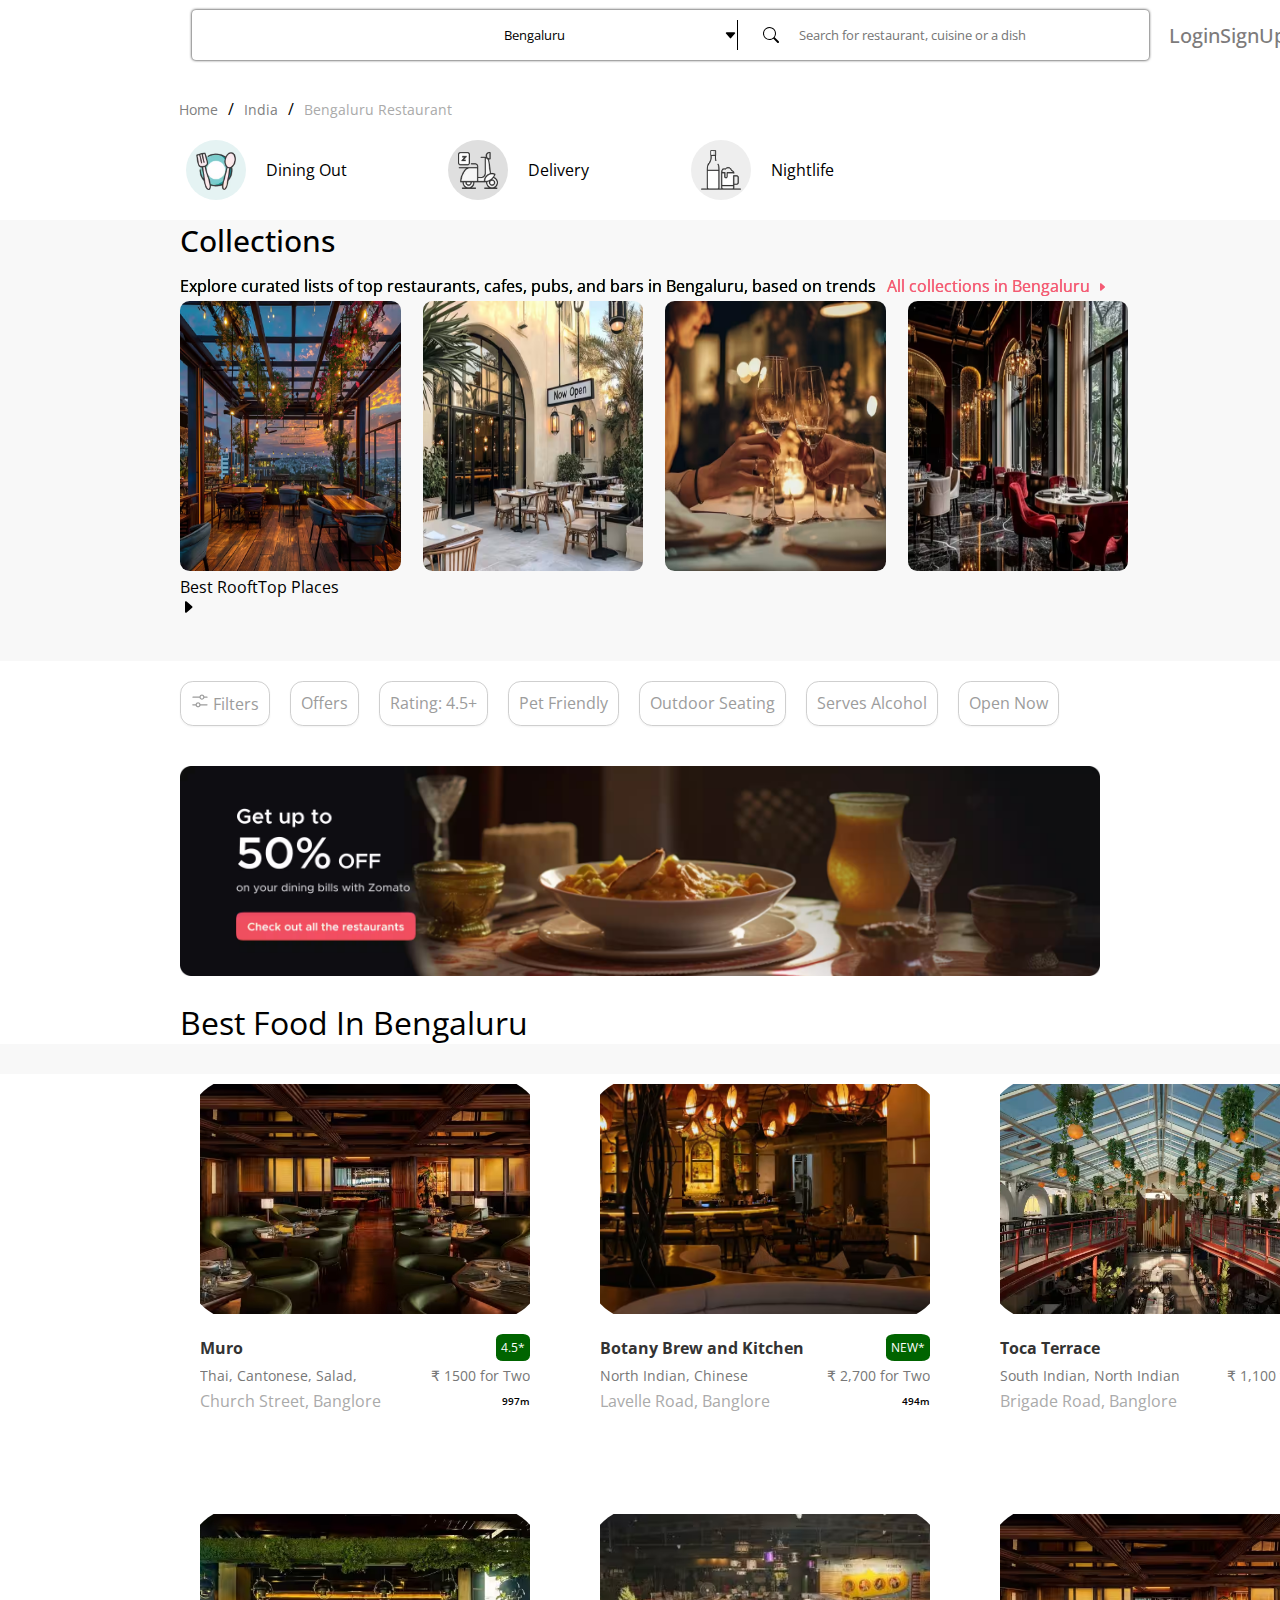
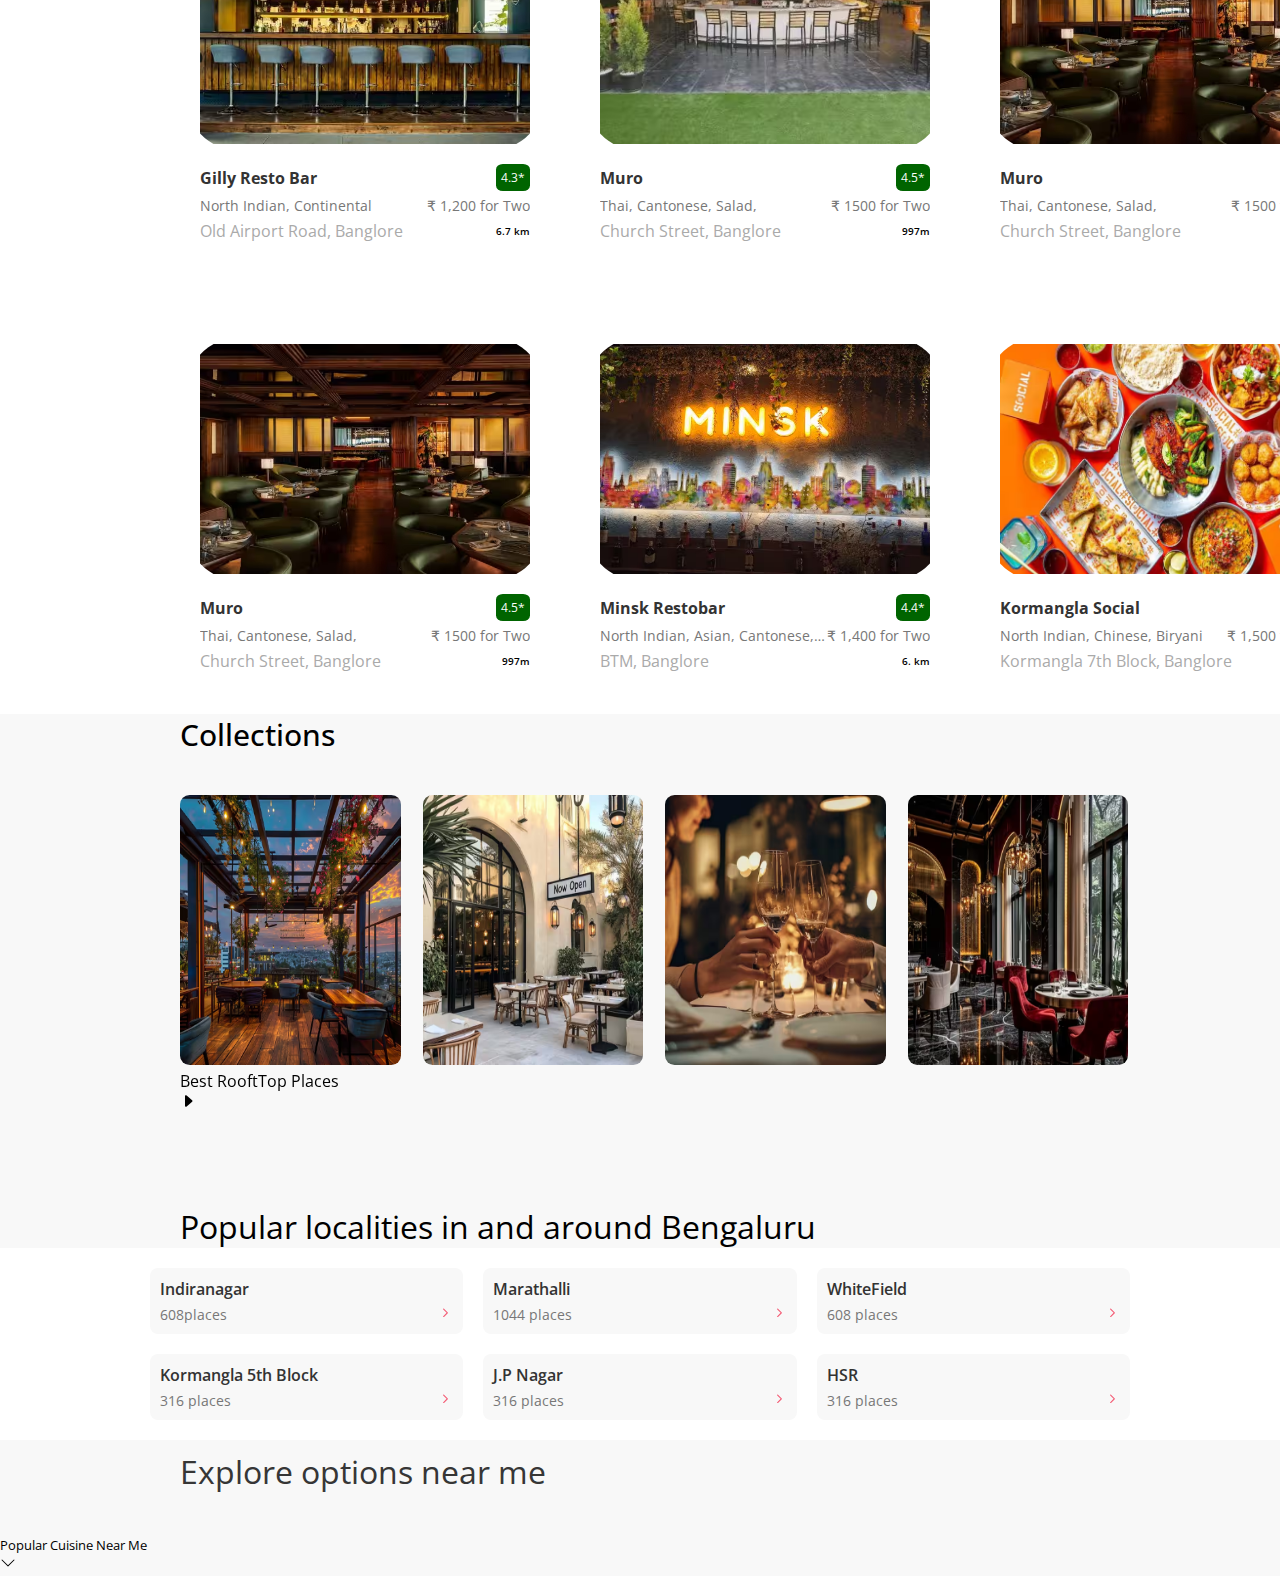
<file: index.html>
<!DOCTYPE html>
<html lang="en">
  <head>
    <meta charset="UTF-8" />
    <meta http-equiv="X-UA-Compatible" content="IE=edge" />
    <meta name="viewport" content="width=device-width, initial-scale=1.0" />
    <title>Zomato</title>
    <link rel="stylesheet" href="./css/style.css" />
  </head>
  <body>
    <header>
      <nav>
        <div id="logo-container">
          <span>
            <img src="./images/zomato.avif" alt="zomato" />
          </span>
        </div>
        <div id="search-container">
          <section id="location">
            <span>
              <svg
                id="loc"
                xmlns="http://www.w3.org/2000/svg"
                width="20"
                height="20"
                fill="currentColor"
                class="bi bi-geo-alt-fill"
                viewBox="0 0 16 16"
              >
                <path
                  d="M8 16s6-5.686 6-10A6 6 0 0 0 2 6c0 4.314 6 10 6 10m0-7a3 3 0 1 1 0-6 3 3 0 0 1 0 6"
                />
              </svg>
            </span>
            <span>
              <input type="text" value="Bengaluru" />
            </span>
            <span>
              <svg
                xmlns="http://www.w3.org/2000/svg"
                width="13"
                height="13"
                fill="currentColor"
                class="bi bi-caret-down-fill"
                viewBox="0 0 16 16"
              >
                <path
                  d="M7.247 11.14 2.451 5.658C1.885 5.013 2.345 4 3.204 4h9.592a1 1 0 0 1 .753 1.659l-4.796 5.48a1 1 0 0 1-1.506 0z"
                />
              </svg>
            </span>
          </section>
          <section id="input-box">
            <span id="search-icon">
              <svg
                xmlns="http://www.w3.org/2000/svg"
                width="16"
                height="16"
                fill="currentColor"
                class="bi bi-search"
                viewBox="0 0 16 16"
              >
                <path
                  d="M11.742 10.344a6.5 6.5 0 1 0-1.397 1.398h-.001q.044.06.098.115l3.85 3.85a1 1 0 0 0 1.415-1.414l-3.85-3.85a1 1 0 0 0-.115-.1zM12 6.5a5.5 5.5 0 1 1-11 0 5.5 5.5 0 0 1 11 0"
                />
              </svg>
            </span>
            <span id="inp-container">
              <input
                type="text"
                placeholder="Search for restaurant, cuisine or a dish"
              />
            </span>
          </section>
        </div>
        <div id="reg-container">
          <span>
            <a href="">Login</a>
          </span>
          <span>
            <a href="">SignUp</a>
          </span>
        </div>
      </nav>
    </header>
    <section id="navigate">
      <p id="para">
        <a href="#">Home</a>/ <a href="#">India</a>/
        <span>Bengaluru Restaurant</span>
      </p>
    </section>

    <section id="services">
      <article>
        <div id="dining">
          <span class="images"><img src="./images/Dining.avif" alt="" /></span>
          <span>Dining Out</span>
        </div>
        <div id="delivery">
          <span class="images"
            ><img src="./images/Delivery.webp" alt=""
          /></span>
          <span>Delivery</span>
        </div>
        <div id="nightlife">
          <span class="images"
            ><img src="./images/NightLife.webp" alt=""
          /></span>
          <span>Nightlife</span>
        </div>
      </article>
    </section>
    <h1 id="collection">Collections</h1>
    <section id="explore">
      <p>
        Explore curated lists of top restaurants, cafes, pubs, and bars in
        Bengaluru, based on trends
      </p>
      <span>
        All collections in Bengaluru
        <svg
          xmlns="http://www.w3.org/2000/svg"
          width="16"
          height="16"
          fill="currentColor"
          class="bi bi-caret-right-fill"
          viewBox="0 0 16 16"
        >
          <path
            d="m12.14 8.753-5.482 4.796c-.646.566-1.658.106-1.658-.753V3.204a1 1 0 0 1 1.659-.753l5.48 4.796a1 1 0 0 1 0 1.506z"
          />
        </svg>
      </span>
    </section>

    <section id="places">
      <span>
        <img src="./images/Best Rooftop.avif" alt="" />
        <p>Best RooftTop Places</p>
        <svg
          xmlns="http://www.w3.org/2000/svg"
          width="16"
          height="16"
          fill="currentColor"
          class="bi bi-caret-right-fill"
          viewBox="0 0 16 16"
        > <path
        d="m12.14 8.753-5.482 4.796c-.646.566-1.658.106-1.658-.753V3.204a1 1 0 0 1 1.659-.753l5.48 4.796a1 1 0 0 1 0 1.506z"
      />

      </span>

      <span>
        <img src="./images/Newly OPened.avif" alt="" />
      </span>

      <span>
        <img src="./images/Its a date.avif" alt="" />
      </span>

      <span>
        <img src="./images/Best luxury dining.avif" alt="" />
      </span>
    </section>

    <section id="filter">
      <div>
        <svg
          xmlns="http://www.w3.org/2000/svg"
          fill="#9C9C9C"
          width="18"
          height="18"
          viewBox="0 0 20 20"
          aria-labelledby="icon-svg-title- icon-svg-desc-"
          role="img"
          class="sc-rbbb40-0 iwHbVQ"
        >
          
          <path
            d="M2.14 6.42h7.26c0.353 1.207 1.45 2.074 2.75 2.074s2.397-0.867 2.745-2.054l0.005-0.020h2.96c0.343-0.059 0.6-0.355 0.6-0.71s-0.258-0.651-0.596-0.709l-0.004-0.001h-2.94c-0.341-1.226-1.447-2.11-2.76-2.11s-2.419 0.885-2.755 2.090l-0.005 0.020h-7.26c-0.343 0.059-0.6 0.355-0.6 0.71s0.257 0.651 0.596 0.709l0.004 0.001zM12.16 4.28c0.776 0.011 1.4 0.643 1.4 1.42 0 0.784-0.636 1.42-1.42 1.42-0.777 0-1.409-0.624-1.42-1.399l-0-0.001c-0-0.006-0-0.013-0-0.020 0-0.784 0.636-1.42 1.42-1.42 0.007 0 0.014 0 0.021 0l-0.001-0zM17.86 13.58h-7.24c-0.328-1.245-1.443-2.148-2.77-2.148s-2.442 0.903-2.766 2.128l-0.004 0.020h-2.94c-0.036-0.006-0.077-0.010-0.12-0.010-0.398 0-0.72 0.322-0.72 0.72s0.322 0.72 0.72 0.72c0.042 0 0.084-0.004 0.124-0.011l-0.004 0.001h2.96c0.353 1.207 1.45 2.074 2.75 2.074s2.397-0.867 2.745-2.054l0.005-0.020h7.26c0.343-0.059 0.6-0.355 0.6-0.71s-0.258-0.651-0.596-0.709l-0.004-0.001zM7.84 15.72c-0.776-0.011-1.4-0.643-1.4-1.42 0-0.784 0.636-1.42 1.42-1.42 0.777 0 1.409 0.624 1.42 1.399l0 0.001c0 0.006 0 0.013 0 0.020 0 0.784-0.636 1.42-1.42 1.42-0.007 0-0.014-0-0.021-0l0.001 0z"
          ></path>
        </svg>
        Filters
      </div>
      <div>Offers</div>
      <div>Rating: 4.5+</div>
      <div>Pet Friendly</div>
      <div>Outdoor Seating</div>
      <div>Serves Alcohol</div>
      <div>Open Now</div>
    </section>

    <!-- Offer -->
    <div id="offer">
      <img src="./images/offer.avif" alt="offer" />
    </div>

    <div id="best">
      <h1>Best Food In Bengaluru</h1>
    </div>

    <section id="hotels">
      <div class="card">
          <div class="photo">
              <img src="./images/2.avif" alt="Hotel Image">
          </div>
          <div class="details">
              <div class="top">
                  <span class="brand">Muro</span>
                  <span class="rating">4.5*</span>
              </div>
              <div class="food">
                <span class="dish">Thai, Cantonese, Salad,</span> 
                <span>₹ 1500 for Two</span>
              </div>
              <div class="address">Church Street, Banglore
                <span class="km">997m</span>
              </div>
          </div>
      </div>
     
      <div class="card">
        <div class="photo">
            <img src="./images/3.avif" alt="Hotel Image">
        </div>
        <div class="details">
            <div class="top">
                <span class="brand">Botany Brew and Kitchen</span>
                <span class="rating">NEW*</span>
            </div>
            <div class="food">
              <span class="dish">North Indian, Chinese</span> 
              <span>₹ 2,700 for Two</span>
            </div>
            <div class="address">Lavelle Road, Banglore
              <span class="km">494m</span>
            </div>
        </div>
    </div>
    
    <div class="card">
      <div class="photo">
          <img src="./images/4.avif" alt="Hotel Image">
      </div>
      <div class="details">
          <div class="top">
              <span class="brand">Toca Terrace</span>
              <span class="rating">4.1*</span>
          </div>
          <div class="food">
            <span class="dish">South Indian, North Indian</span> 
            <span>₹ 1,100 for Two</span>
          </div>
          <div class="address">Brigade Road, Banglore
            <span class="km">1.4 km</span>
          </div>
      </div>
  </div>

  <div class="card">
    <div class="photo">
        <img src="./images/5.avif" alt="Hotel Image">
    </div>
    <div class="details">
        <div class="top">
            <span class="brand">Gilly Resto Bar</span>
            <span class="rating">4.3*</span>
        </div>
        <div class="food">
          <span class="dish">North Indian, Continental</span> 
          <span>₹ 1,200 for Two</span>
        </div>
        <div class="address">Old Airport Road, Banglore
          <span class="km">6.7 km</span>
        </div>
    </div>
</div>

<div class="card">
  <div class="photo">
      <img src="./images/6.avif" alt="Hotel Image">
  </div>
  <div class="details">
      <div class="top">
          <span class="brand">Muro</span>
          <span class="rating">4.5*</span>
      </div>
      <div class="food">
        <span class="dish">Thai, Cantonese, Salad,</span> 
        <span>₹ 1500 for Two</span>
      </div>
      <div class="address">Church Street, Banglore
        <span class="km">997m</span>
      </div>
  </div>
</div>

<div class="card">
  <div class="photo">
      <img src="./images/2.avif" alt="Hotel Image">
  </div>
  <div class="details">
      <div class="top">
          <span class="brand">Muro</span>
          <span class="rating">4.5*</span>
      </div>
      <div class="food">
        <span class="dish">Thai, Cantonese, Salad,</span> 
        <span>₹ 1500 for Two</span>
      </div>
      <div class="address">Church Street, Banglore
        <span class="km">997m</span>
      </div>
  </div>
</div>

<div class="card">
  <div class="photo">
      <img src="./images/2.avif" alt="Hotel Image">
  </div>
  <div class="details">
      <div class="top">
          <span class="brand">Muro</span>
          <span class="rating">4.5*</span>
      </div>
      <div class="food">
        <span class="dish">Thai, Cantonese, Salad,</span> 
        <span>₹ 1500 for Two</span>
      </div>
      <div class="address">Church Street, Banglore
        <span class="km">997m</span>
      </div>
  </div>
</div>

<div class="card">
  <div class="photo">
      <img src="./images/minsk.avif" alt="Hotel Image">
  </div>
  <div class="details">
      <div class="top">
          <span class="brand">Minsk Restobar</span>
          <span class="rating">4.4*</span>
      </div>
      <div class="food">
        <span class="dish">North Indian, Asian, Cantonese, Salad,</span> 
        <span>₹ 1,400 for Two</span>
      </div>
      <div class="address">BTM, Banglore
        <span class="km">6. km</span>
      </div>
  </div>
</div>

<div class="card">
  <div class="photo">
      <img src="./images/kormangla.avif" alt="Hotel Image">
  </div>
  <div class="details">
      <div class="top">
          <span class="brand">Kormangla Social</span>
          <span class="rating">4.4*</span>
      </div>
      <div class="food">
        <span class="dish">North Indian, Chinese, Biryani</span> 
        <span>₹ 1,500 for Two</span>
      </div>
      <div class="address">Kormangla 7th Block, Banglore
        <span class="km">4.5 km</span>
      </div>
  </div>
</div>
  </section>
  
  <h1 id="collection">Collections</h1>
    <section id="explore">
      <p>
        Explore curated lists of top restaurants, cafes, pubs, and bars in
        Bengaluru, based on trends
      </p>
      <span>
        All collections in Bengaluru
        <svg
          xmlns="http://www.w3.org/2000/svg"
          width="16"
          height="16"
          fill="currentColor"
          class="bi bi-caret-right-fill"
          viewBox="0 0 16 16"
        >
          <path
            d="m12.14 8.753-5.482 4.796c-.646.566-1.658.106-1.658-.753V3.204a1 1 0 0 1 1.659-.753l5.48 4.796a1 1 0 0 1 0 1.506z"
          />
        </svg>
      </span>
    </section>

    <section id="places">
      <span>
        <img src="./images/Best Rooftop.avif" alt="" />
        <p>Best RooftTop Places</p>
        <svg
          xmlns="http://www.w3.org/2000/svg"
          width="16"
          height="16"
          fill="currentColor"
          class="bi bi-caret-right-fill"
          viewBox="0 0 16 16"
        > <path
        d="m12.14 8.753-5.482 4.796c-.646.566-1.658.106-1.658-.753V3.204a1 1 0 0 1 1.659-.753l5.48 4.796a1 1 0 0 1 0 1.506z"
      />

      </span>

      <span>
        <img src="./images/Newly OPened.avif" alt="" />
      </span>

      <span>
        <img src="./images/Its a date.avif" alt="" />
      </span>

      <span>
        <img src="./images/Best luxury dining.avif" alt="" />
      </span>
    </section>

    <h1 class="popular">Popular localities in and around Bengaluru</h1>
    <section id="loc">
      <div>
        <h5>Indiranagar</h5>
       <span> <p>608places</p>
        <svg xmlns="http://www.w3.org/2000/svg" fill="#1C1C1C" width="15" height="15" viewBox="0 0 20 20" aria-labelledby="icon-svg-title- icon-svg-desc-" role="img" class="sc-rbbb40-0 jKmKoK"><title>chevron-right</title><path d="M6.98 15.94c-0.3-0.28-0.3-0.76 0-1.060l4.46-4.46-4.46-4.48c-0.3-0.28-0.3-0.76 0-1.060s0.76-0.28 1.060 0l5 5c0.28 0.3 0.28 0.78 0 1.060l-5 5c-0.3 0.3-0.78 0.3-1.060 0z"></path></svg></span>
      </div>
      
      <div>
        <h5>Marathalli</h5>
        <span><p>1044 places</p>
          <svg xmlns="http://www.w3.org/2000/svg" fill="#1C1C1C" width="15" height="15" viewBox="0 0 20 20" aria-labelledby="icon-svg-title- icon-svg-desc-" role="img" class="sc-rbbb40-0 jKmKoK"><title>chevron-right</title><path d="M6.98 15.94c-0.3-0.28-0.3-0.76 0-1.060l4.46-4.46-4.46-4.48c-0.3-0.28-0.3-0.76 0-1.060s0.76-0.28 1.060 0l5 5c0.28 0.3 0.28 0.78 0 1.060l-5 5c-0.3 0.3-0.78 0.3-1.060 0z"></path></svg></span>
        
      </div>
      <div>
        <h5>WhiteField</h5>
        <span><p>608 places</p>
          <svg xmlns="http://www.w3.org/2000/svg" fill="#1C1C1C" width="15" height="15" viewBox="0 0 20 20" aria-labelledby="icon-svg-title- icon-svg-desc-" role="img" class="sc-rbbb40-0 jKmKoK"><title>chevron-right</title><path d="M6.98 15.94c-0.3-0.28-0.3-0.76 0-1.060l4.46-4.46-4.46-4.48c-0.3-0.28-0.3-0.76 0-1.060s0.76-0.28 1.060 0l5 5c0.28 0.3 0.28 0.78 0 1.060l-5 5c-0.3 0.3-0.78 0.3-1.060 0z"></path></svg>
        </span>
        
      </div>
      <div>
        <h5>Kormangla 5th Block</h5>
       <span> <p>316 places</p>
        <svg xmlns="http://www.w3.org/2000/svg" fill="#1C1C1C" width="15" height="15" viewBox="0 0 20 20" aria-labelledby="icon-svg-title- icon-svg-desc-" role="img" class="sc-rbbb40-0 jKmKoK"><title>chevron-right</title><path d="M6.98 15.94c-0.3-0.28-0.3-0.76 0-1.060l4.46-4.46-4.46-4.48c-0.3-0.28-0.3-0.76 0-1.060s0.76-0.28 1.060 0l5 5c0.28 0.3 0.28 0.78 0 1.060l-5 5c-0.3 0.3-0.78 0.3-1.060 0z"></path></svg>
       </span>
      </div>
      <div>
        <h5>J.P Nagar</h5>
       <span> <p>316 places</p>
        <svg xmlns="http://www.w3.org/2000/svg" fill="#1C1C1C" width="15" height="15" viewBox="0 0 20 20" aria-labelledby="icon-svg-title- icon-svg-desc-" role="img" class="sc-rbbb40-0 jKmKoK"><title>chevron-right</title><path d="M6.98 15.94c-0.3-0.28-0.3-0.76 0-1.060l4.46-4.46-4.46-4.48c-0.3-0.28-0.3-0.76 0-1.060s0.76-0.28 1.060 0l5 5c0.28 0.3 0.28 0.78 0 1.060l-5 5c-0.3 0.3-0.78 0.3-1.060 0z"></path></svg>
       </span>
      </div>
      <div>
        <h5>HSR</h5>
       <span> <p>316 places</p>
        <svg xmlns="http://www.w3.org/2000/svg" fill="#1C1C1C" width="15" height="15" viewBox="0 0 20 20" aria-labelledby="icon-svg-title- icon-svg-desc-" role="img" class="sc-rbbb40-0 jKmKoK"><title>chevron-right</title><path d="M6.98 15.94c-0.3-0.28-0.3-0.76 0-1.060l4.46-4.46-4.46-4.48c-0.3-0.28-0.3-0.76 0-1.060s0.76-0.28 1.060 0l5 5c0.28 0.3 0.28 0.78 0 1.060l-5 5c-0.3 0.3-0.78 0.3-1.060 0z"></path></svg>
       </span>
      </div>
    </section>
    <div id="option">
      <p>Explore options near me</p>
    </div>

    <section>
      <div class="near-me">
         <h5>Popular Cuisine Near Me</h5>
         <svg xmlns="http://www.w3.org/2000/svg" width="16" height="16" fill="currentColor" class="bi bi-chevron-down" viewBox="0 0 16 16">
          <path fill-rule="evenodd" d="M1.646 4.646a.5.5 0 0 1 .708 0L8 10.293l5.646-5.647a.5.5 0 0 1 .708.708l-6 6a.5.5 0 0 1-.708 0l-6-6a.5.5 0 0 1 0-.708"/>
        </svg> 
      </div>
    </section>
  </body>
</html>
</file>
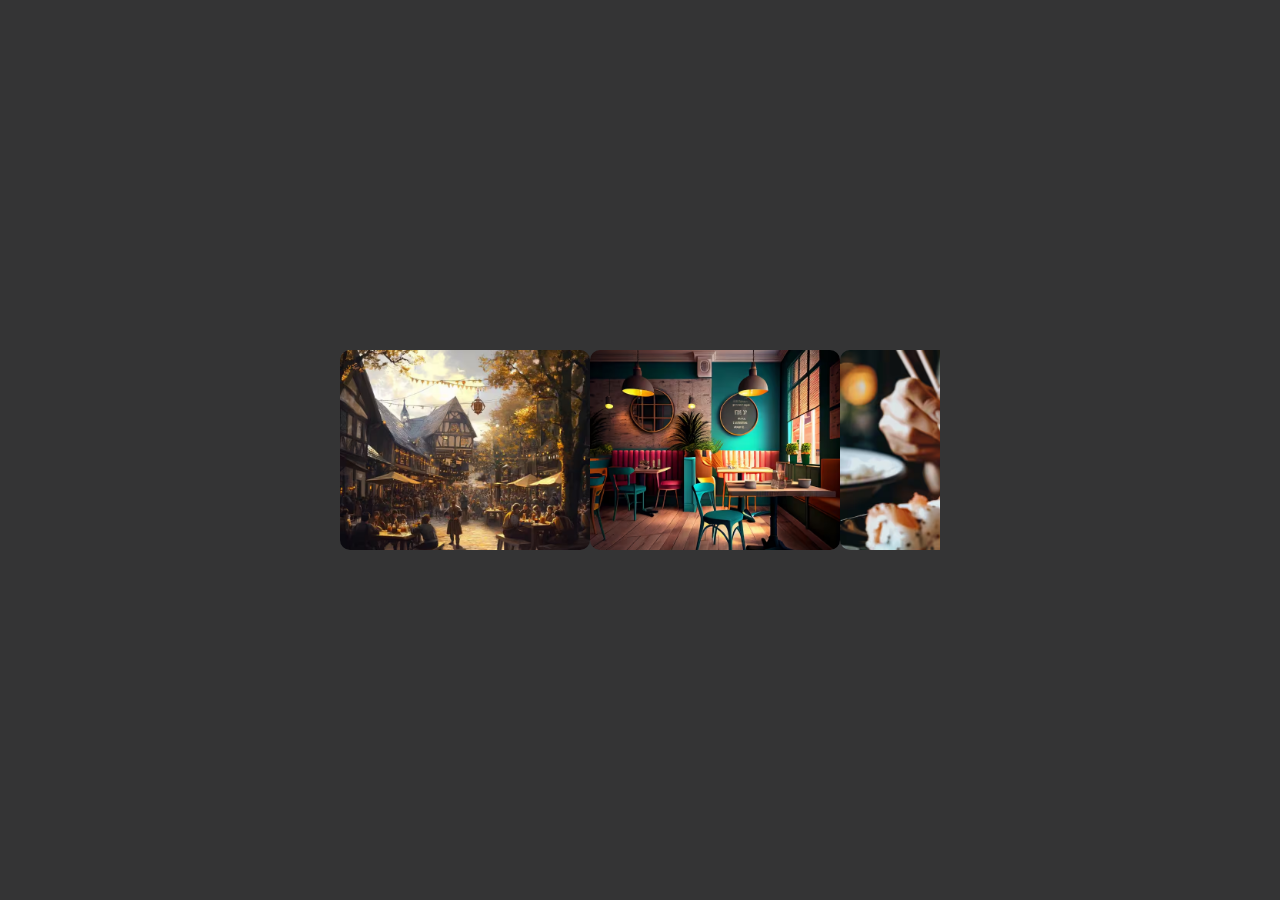
<file: images/index.html>
<!DOCTYPE html>
<html lang="en">
<head>
    <meta charset="UTF-8">
    <meta http-equiv="X-UA-Compatible" content="IE=edge">
    <meta name="viewport" content="width=device-width, initial-scale=1.0">
    <title>Document</title>
    <style>
        body{
            margin: 0;
            background: #343435;
            height: 100vh;
            display: flex;
            flex-direction: column;
            align-items: center;
            justify-content: center;

        }
        .carousal{
            overflow: hidden;
            width: 600px;
        }
        .wrap{
            display: grid;
            grid-auto-flow: column;
            grid-auto-columns: 250px;
            justify-items: stretch;
            animation: slide 40s linear infinite;
        }
        .wrap img{
            display: flex;
            width: 250px;
            height: 200px;
            border-radius:10px ;
            object-fit: cover;
        }
        @keyframes slide {
            to {
                 translate: calc(-4 * 250px);
        }
    }
    </style>
</head>
<body>
    <div class="carousal">
        <div class="wrap">
            <img src="./26f18f6b2d83a4bf523b57aa9fbdabc0_1727093856.avif" alt="">
            <img src="./95f4feccc4c848ba72a7cd835595db77_1678453481.avif" alt="">
            <img src="./9b52fd950248e531261083a5b8614966_1727267251.avif" alt="">
            <img src="./bd99b4d133de596e2a7001f2a2b1f4ed_1721039365.avif" alt="">
            <img src="./Best luxury dining.avif" alt="">
            <img src="./Best Rooftop.avif" alt="">
            <img src="./Delivery.webp" alt="">
            <img src="./NightLife.webp" alt="">
        </div>
    </div>
</body>
</html>
</file>
<file: css/style.css>
@import url('https://fonts.googleapis.com/css2?family=Open+Sans:ital,wght@0,300..800;1,300..800&display=swap');

* {
    padding: 0;
    margin: 0;
    box-sizing: border-box;
    font-family: "Open Sans", sans-serif;
    font-optical-sizing: auto;
    font-weight: 400;
}
body{
    width: 100vw;
  background-color: rgb(248, 248, 248);
}
/* Navbar start*/
header{
    height: 70px;
    background-color: #fff;
    display: flex;
    align-items: center;
    justify-content: center;
    padding: 0px 120px 0px 120px;
}
nav{
    width: 90%;
    height: 95%;
    display: flex;
    align-items: center;
    gap: 20px;
}
#logo-container{
    flex-basis: 15%;
    height: 5px;
}
#logo-container span{
    width: 70%;
    display: flex;
    align-items: center;
    justify-content: center;
    
}
#logo-container span>img{
    width: 100%;
}
#search-container{
    flex-basis: 65%;
    height: 50px;
    border-radius: 4px;
    box-shadow: 0px 0px 3px black ;
    display: flex;
    align-items: center;
    gap: 20px;
}
#location{
    flex-basis: 30%;
    height: 30px;
    border-right: 1px solid;
    display: flex;
    align-items: center;

}
#location span{
    height: 30px;
    display: flex;
    align-items: center;
}
#location span #loc{
     margin-left: 7px;
     color: #f45b74;
}
#location span input{
    width: 220px;
    height: 30px;
    border: none;
    outline: none;
    margin-left: 5px;
}
#input-box{
    flex-basis:60% ;
    height: 30px;
    display: flex;
    align-items: center;
    gap: 20px;

}
#input-box #search-icon{
    margin-left: 5px;
    display: flex;
    justify-content: center ;
}
#input-box #inp-container input{
    width: 350px;
    height: 30px;
    border: none;
    outline: none;
}

#reg-container{
    flex-basis: 15%;
    height: 40px;
    display: flex;
    align-items: center;
    justify-content: space-around;
}
#reg-container span a{
    font-size: 20px;
    font-weight: 500;
    text-decoration:none;
    color: #7d7b7b;
}
#reg-container span a:hover{
    color: black;
}
/*Navbar End*/

/*Navigate start*/

#navigate{
    height: 50px;
    background-color: #fff;
    display: flex;
    align-items: end;
    padding: 0px 100px 0px 100px;
}
#para{
    width: 430px;
    background-color: #fff;
    display: flex;
    align-items: center;
    justify-content: center;
    gap: 10px;
}
#para a{
    font-size: 14px;
    text-decoration: none;
    color: gray;
}
#para a:hover{
    color: #f45b74;
}
#para span{
    font-size: 14px;
    color: rgb(170 170 170);
}
/*Navigate end*/
#services{
    height: 100px;
    width: 100vw;
    background-color: #fff;
    display: flex;
    align-items: center;
    justify-content: start;
    padding: 0px 100px 0px 100px;

}
#services article{
    height: 100%;
    width: 700px;
    display: flex;
    align-items: center;
    margin-left: 60px;
    justify-content: space-around;
    gap: 50px;
}
.images{
    height: 60px;
    width: 60px;
    border-radius: 50px;
    display: flex;
    align-items: center;
    justify-content: center;

}
.images img{
    height: 40px;
    width: 40px;
}
#services article div{
    display: flex;
    align-items: center;
    position: sticky;
    justify-content: center;
    gap: 20px;
    
}
#dining .images {
    background-color: rgb(229, 243, 243);
}
#delivery .images {
    background-color: #dfdfdf;
}
#nightlife .images {
    background-color: rgb(238 238 238);
}
#collection{
    font-size: 30px;
    font-weight: 500;
    padding: 0px 100px 0px 180px;
    background: rgb(248, 248, 248);
}
#explore{
    display: flex;
    align-items: center;
    justify-content: space-between;
    padding: 0px 150px 0px 180px;
    background: rgb(248, 248, 248);
}

#explore p{
    position: absolute;
    top: 275px;   
}
#explore span{
    position: absolute;
    right: 100px;
    top: 275px;
    color: #f45b74;
    padding-right: 70px;
}
#explore span svg{
    padding-top:6px ;
}
#explore span img{
    top: 270px;
    height: 300px ;
    width: 250px;
}

#places{
    display: flex;
    padding: 40px 140px 0px 140px;
    margin-left: 40px;
    position: absolute;
    gap :10px;
   
   
}
#places span img{
    height: 100%;
    width: 95%;
    border-radius: 0.6rem;
}

#collection #explore #places{
    background-color: #efefef;
}


#filter{
    margin-top: 400px;
    padding:20px 100px 20px 160px ;
    display: flex;
    flex-wrap: wrap;
    position: sticky;
    top: 0;
    background-color: #fff;
        }
#filter div{
    margin-left: 20px;
    padding: 10px ;
    box-shadow: rgba(54, 54, 54, 0.06) 0px 1px 2px;
    border-radius: 0.8rem;
    border: 1px solid rgb(207, 207, 207);
    color: rgb(156, 156, 156);
    
}

#filter div:hover{
    background-color:rgb(248, 248, 248);
}

/* offer start*/
 #offer{
    position:static;
    padding: 20px 180px 20px 180px;
    top: 300px;
    height: 60%;
    width: 100%;
    background-color: #fff;
}
#offer img{
    height: 100%;
    width: 100%;
    
     
} 
/* offer end*/
#best h1{
    margin-top: 0px;
    padding: 0px 180px 0px 180px;
    margin-bottom: 30px;
    background-color: #fff;
}
#hotels {
    
    display: grid;
    grid-template-columns: 350px 350px 350px;
    gap: 50px;
    padding: 0px 190px; 
    background-color: #fff;
    
}


#hotels .card {
    border-radius: 8px;
    overflow: hidden;
    background-color: #fff;
    
}
#hotels .card:hover{
    box-shadow:0px 0px 20px rgb(203, 202, 202) ;
    border-radius: 5%;
}


#hotels .photo {
    height: 250px; 
    overflow: hidden;
    padding: 10px;
    border-radius: 18%;
}

#hotels .photo img {
    width: 100%;
    height: 100%;  
    object-fit: cover;
}



#hotels .details {
    height: 130px;
    padding: 10px;
}

#hotels .details .top {
    display: flex;
    justify-content: space-between;
    align-items: center;
    margin-bottom: 5px;
}

#hotels .details .brand {
    font-size: medium;
    font-weight: 700;
    color: #333;
}

#hotels .details .rating {
    background-color: darkgreen;
    color: #fff;
    padding: 5px;
    border-radius: 20%;
    font-size: 12px;
}

#hotels .details .food {
    display: flex;
    align-items: center;
    justify-content:space-between ;
    color: #777;
    font-size: 14px;
    margin: 5px 0;
    overflow: hidden;
    white-space: nowrap;
    text-overflow: ellipsis; 
}

#hotels .details .dish{
     overflow: hidden;
    white-space: nowrap;
    text-overflow: ellipsis;
}

#hotels .details .address {
    display: flex;
    justify-content: space-between;
    align-items: center;
    color: #aaa;
    margin-top: 5px;
    overflow: hidden;
    white-space: nowrap;
    text-overflow: ellipsis; 
}

#hotels .details .address .km{
font-size: x-small;
font-weight: 600;
color: black;
}
.popular{
    margin-top: 450px;
    padding-left:180px ;
}

#loc {
    display: grid;
    grid-template-columns: repeat(3, 1fr);
    gap: 20px;
    padding: 20px 150px;
    overflow-x: auto;
    background-color: #fff;
}

#loc div {
    min-width: 200px;
    padding: 10px;
    background-color: #f8f8f8;
    border-radius: 8px;
    text-align: left;
    cursor: pointer;
    transition: box-shadow 0.3s ease, transform 0.3s ease;
    white-space: nowrap;
}
#loc div span{
    display: flex;
    justify-content: space-between;
    align-items: center;
}

#loc div:hover {
    box-shadow: 0px 4px 15px rgba(0, 0, 0, 0.1);
    transform: translateY(-2px);
}

#loc h5 {
    margin: 0;
    font-size: 16px;
    color: #333;
    font-weight: 600;
}

#loc p {
    margin: 5px 0 0;
    font-size: 14px;
    color: #777;
}

#loc svg {
    margin-left: 5px;
    vertical-align: middle;
    fill: #f45b74;
}
#option{
    padding-left: 180px;
    margin: 0px 0px 2rem;
    color: rgb(54, 54, 54);
    font-size: 2rem;
    line-height: 4rem;
    font-weight: 500;
}
#near-me{
    display: flex;
    flex-wrap: wrap   ;
}
#near-me svg{
    margin-left: 5px;
    vertical-align: middle;
}
</file>
